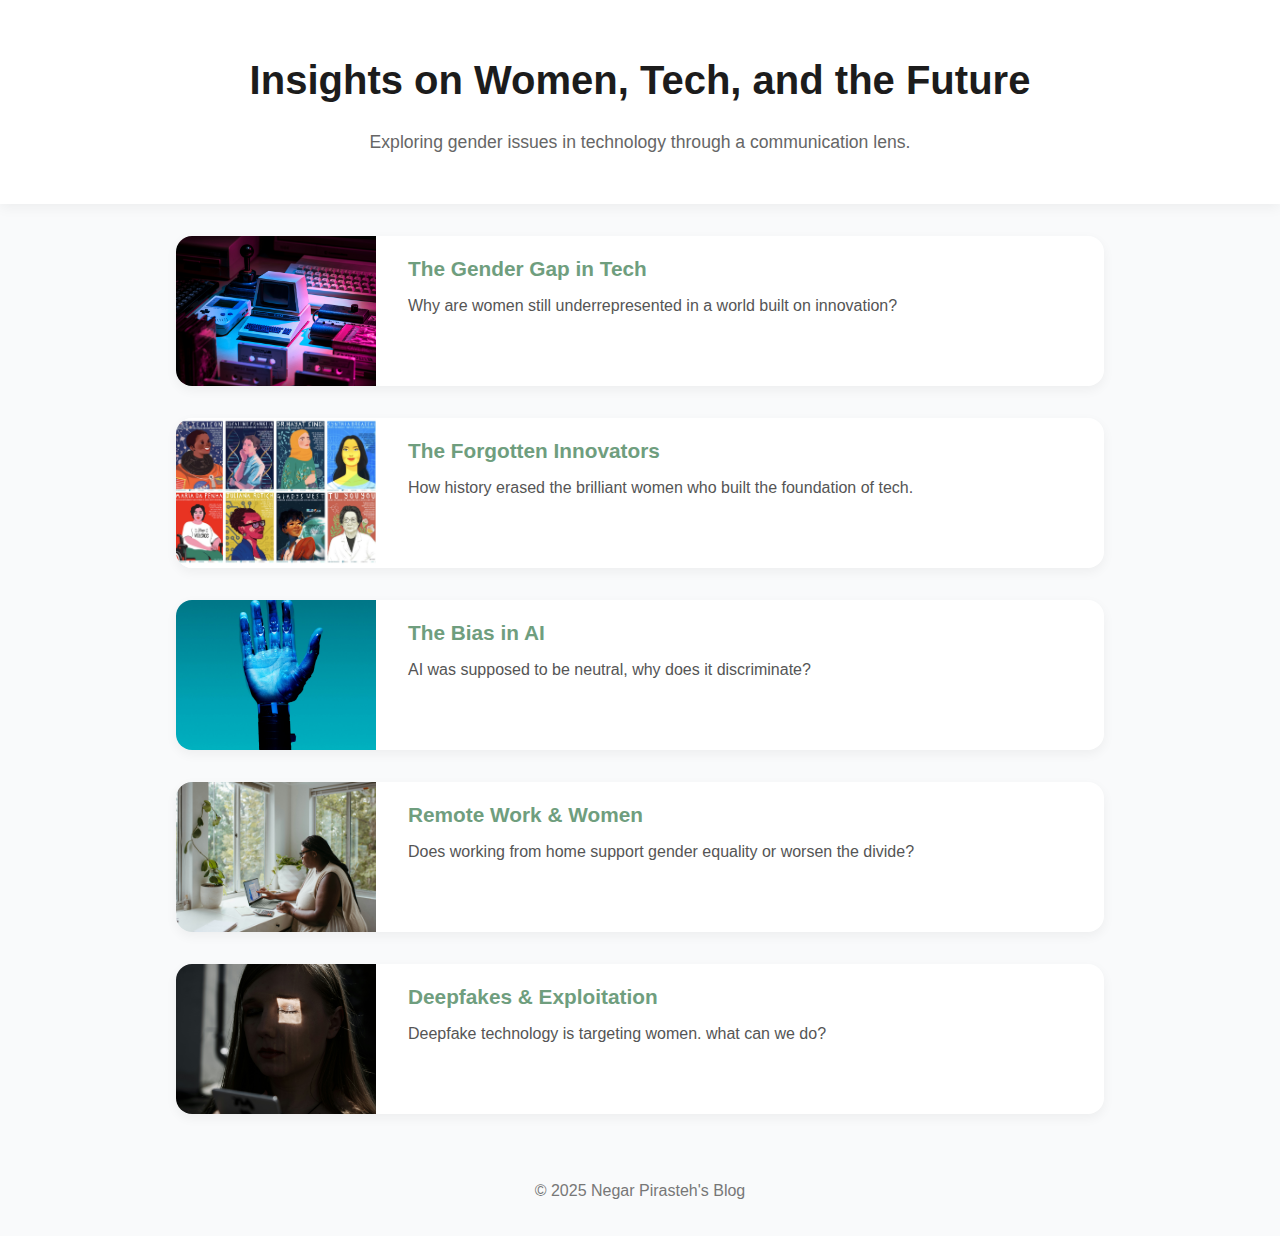
<file: index.html>
<!DOCTYPE html>
<html lang="en">
  <head>
    <meta charset="UTF-8" />
    <meta name="viewport" content="width=device-width, initial-scale=1.0" />
    <title>Negar's Tech Blog</title>
    <link rel="stylesheet" href="styles.css" />
  </head>
  <body>
    <header class="hero">
      <h1>Insights on Women, Tech, and the Future</h1>
      <p>Exploring gender issues in technology through a communication lens.</p>
    </header>

    <main class="blog-list">
      <section class="blog-card">
        <img src="images/blog1.jpg" alt="Blog 1 thumbnail" />
        <div>
          <h2><a href="blog1.html">The Gender Gap in Tech</a></h2>
          <p>
            Why are women still underrepresented in a world built on innovation?
          </p>
        </div>
      </section>

      <section class="blog-card">
        <img src="images/blog2.jpg" alt="Blog 2 thumbnail" />
        <div>
          <h2><a href="blog2.html">The Forgotten Innovators</a></h2>
          <p>
            How history erased the brilliant women who built the foundation of
            tech.
          </p>
        </div>
      </section>

      <section class="blog-card">
        <img src="images/blog3.jpg" alt="Blog 3 thumbnail" />
        <div>
          <h2><a href="blog3.html">The Bias in AI</a></h2>
          <p>AI was supposed to be neutral, why does it discriminate?</p>
        </div>
      </section>

      <section class="blog-card">
        <img src="images/blog4.jpg" alt="Blog 4 thumbnail" />
        <div>
          <h2><a href="blog4.html">Remote Work & Women</a></h2>
          <p>
            Does working from home support gender equality or worsen the divide?
          </p>
        </div>
      </section>

      <section class="blog-card">
        <img src="images/blog5.jpg" alt="Blog 5 thumbnail" />
        <div>
          <h2><a href="blog5.html">Deepfakes & Exploitation</a></h2>
          <p>Deepfake technology is targeting women. what can we do?</p>
        </div>
      </section>
    </main>

    <footer>
      <p>&copy; 2025 Negar Pirasteh's Blog</p>
    </footer>
  </body>
</html>
</file>
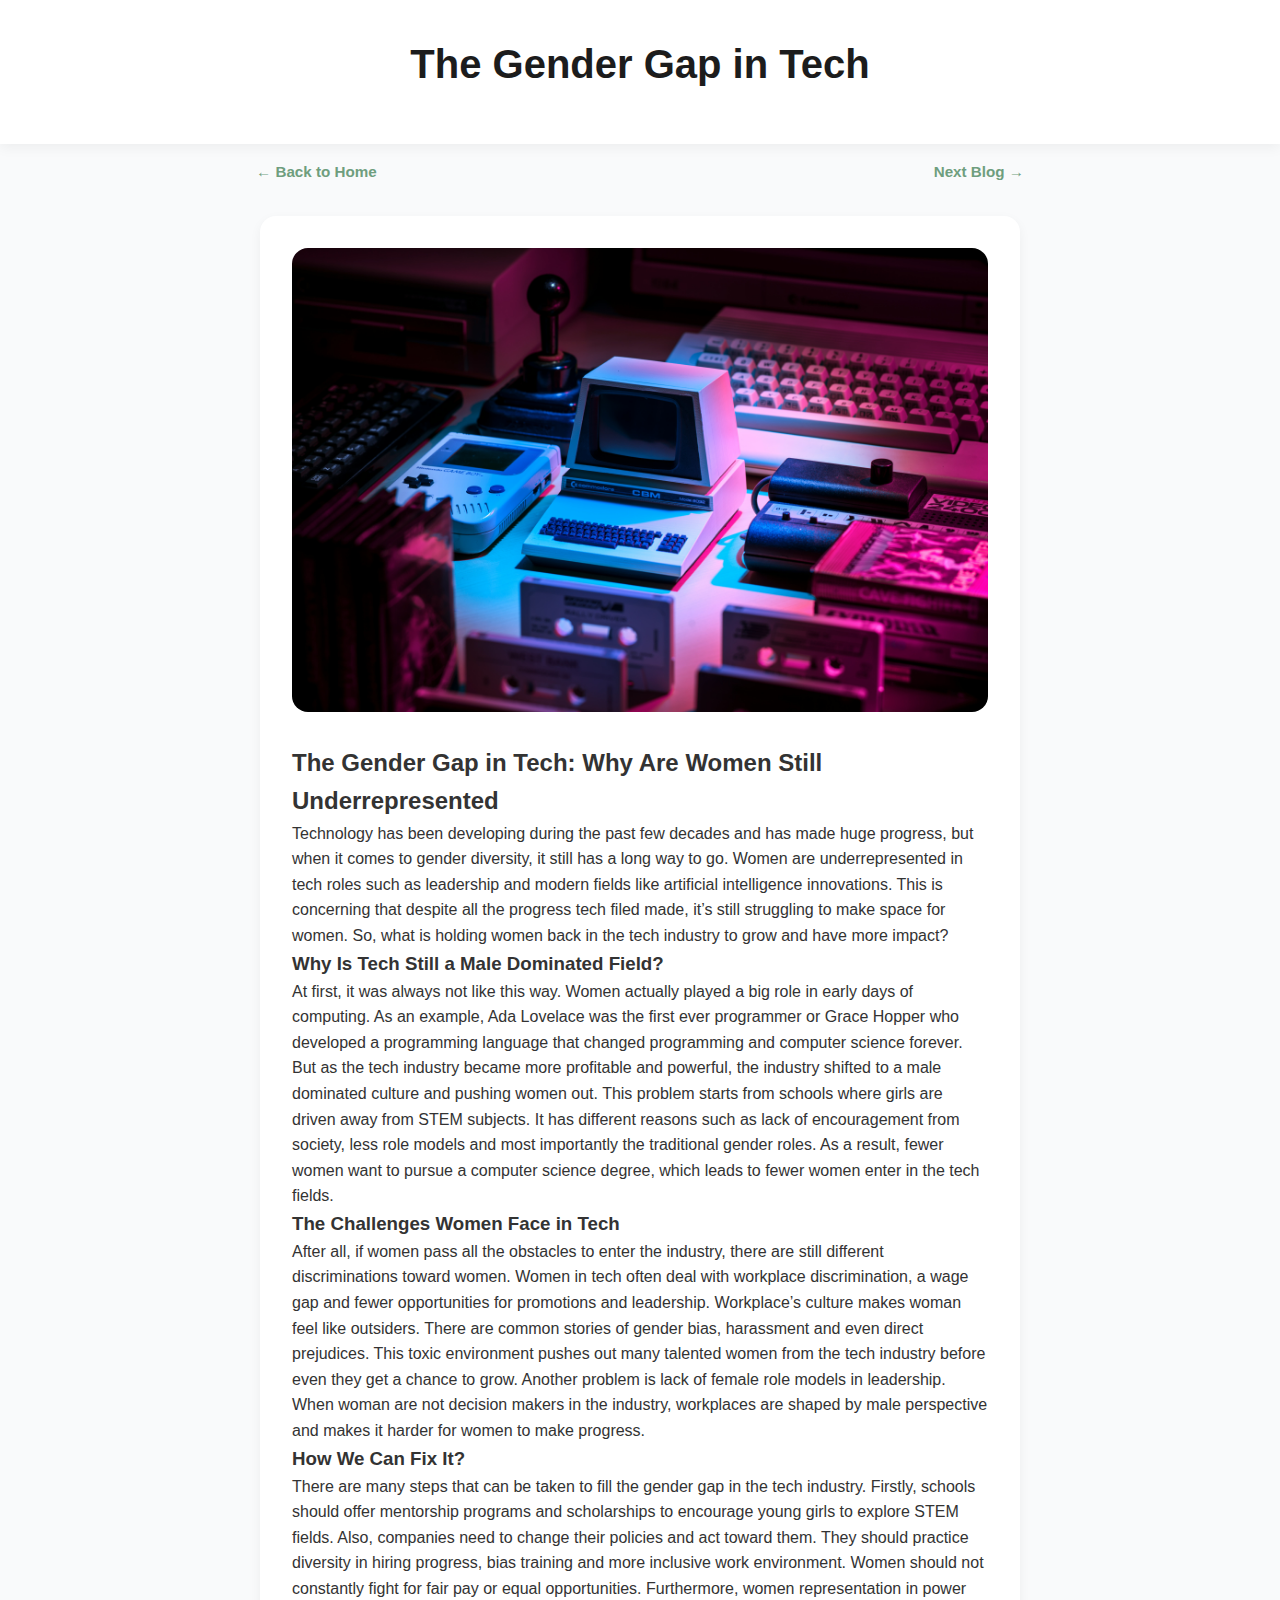
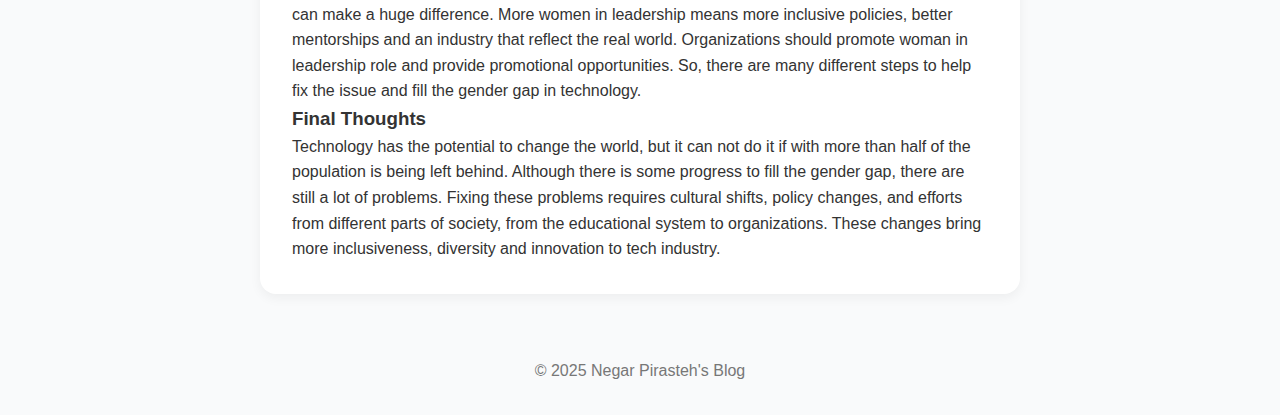
<file: blog1.html>
<!DOCTYPE html>
<html lang="en">
  <head>
    <meta charset="UTF-8" />
    <meta name="viewport" content="width=device-width, initial-scale=1.0" />
    <title>Blog Title</title>
    <link rel="stylesheet" href="styles.css" />
  </head>
  <body>
    <header class="hero small">
      <h1>The Gender Gap in Tech</h1>
    </header>

    <!-- 🔹 Navigation bar added -->
    <nav class="blog-nav">
      <a href="index.html">← Back to Home</a>
      <a href="blog2.html">Next Blog →</a>
    </nav>

    <main class="blog-post">
      <img src="images/blog1.jpg" alt="Cover image for blog 1" />
      <article>
        <h2>The Gender Gap in Tech: Why Are Women Still Underrepresented</h2>
        <p>
          Technology has been developing during the past few decades and has
          made huge progress, but when it comes to gender diversity, it still
          has a long way to go. Women are underrepresented in tech roles such as
          leadership and modern fields like artificial intelligence innovations.
          This is concerning that despite all the progress tech filed made, it’s
          still struggling to make space for women. So, what is holding women
          back in the tech industry to grow and have more impact?
        </p>

        <h3>Why Is Tech Still a Male Dominated Field?</h3>
        <p>
          At first, it was always not like this way. Women actually played a big
          role in early days of computing. As an example, Ada Lovelace was the
          first ever programmer or Grace Hopper who developed a programming
          language that changed programming and computer science forever. But as
          the tech industry became more profitable and powerful, the industry
          shifted to a male dominated culture and pushing women out. This
          problem starts from schools where girls are driven away from STEM
          subjects. It has different reasons such as lack of encouragement from
          society, less role models and most importantly the traditional gender
          roles. As a result, fewer women want to pursue a computer science
          degree, which leads to fewer women enter in the tech fields.
        </p>
        <h3>The Challenges Women Face in Tech</h3>
        <p>
          After all, if women pass all the obstacles to enter the industry,
          there are still different discriminations toward women. Women in tech
          often deal with workplace discrimination, a wage gap and fewer
          opportunities for promotions and leadership. Workplace’s culture makes
          woman feel like outsiders. There are common stories of gender bias,
          harassment and even direct prejudices. This toxic environment pushes
          out many talented women from the tech industry before even they get a
          chance to grow. Another problem is lack of female role models in
          leadership. When woman are not decision makers in the industry,
          workplaces are shaped by male perspective and makes it harder for
          women to make progress.
        </p>
        <h3>How We Can Fix It?</h3>
        <p>
          There are many steps that can be taken to fill the gender gap in the
          tech industry. Firstly, schools should offer mentorship programs and
          scholarships to encourage young girls to explore STEM fields. Also,
          companies need to change their policies and act toward them. They
          should practice diversity in hiring progress, bias training and more
          inclusive work environment. Women should not constantly fight for fair
          pay or equal opportunities. Furthermore, women representation in power
          can make a huge difference. More women in leadership means more
          inclusive policies, better mentorships and an industry that reflect
          the real world. Organizations should promote woman in leadership role
          and provide promotional opportunities. So, there are many different
          steps to help fix the issue and fill the gender gap in technology.
        </p>
        <h3>Final Thoughts</h3>
        <p>
          Technology has the potential to change the world, but it can not do it
          if with more than half of the population is being left behind.
          Although there is some progress to fill the gender gap, there are
          still a lot of problems. Fixing these problems requires cultural
          shifts, policy changes, and efforts from different parts of society,
          from the educational system to organizations. These changes bring more
          inclusiveness, diversity and innovation to tech industry.
        </p>
      </article>
    </main>

    <footer>
      <p>&copy; 2025 Negar Pirasteh's Blog</p>
    </footer>
  </body>
</html>
</file>
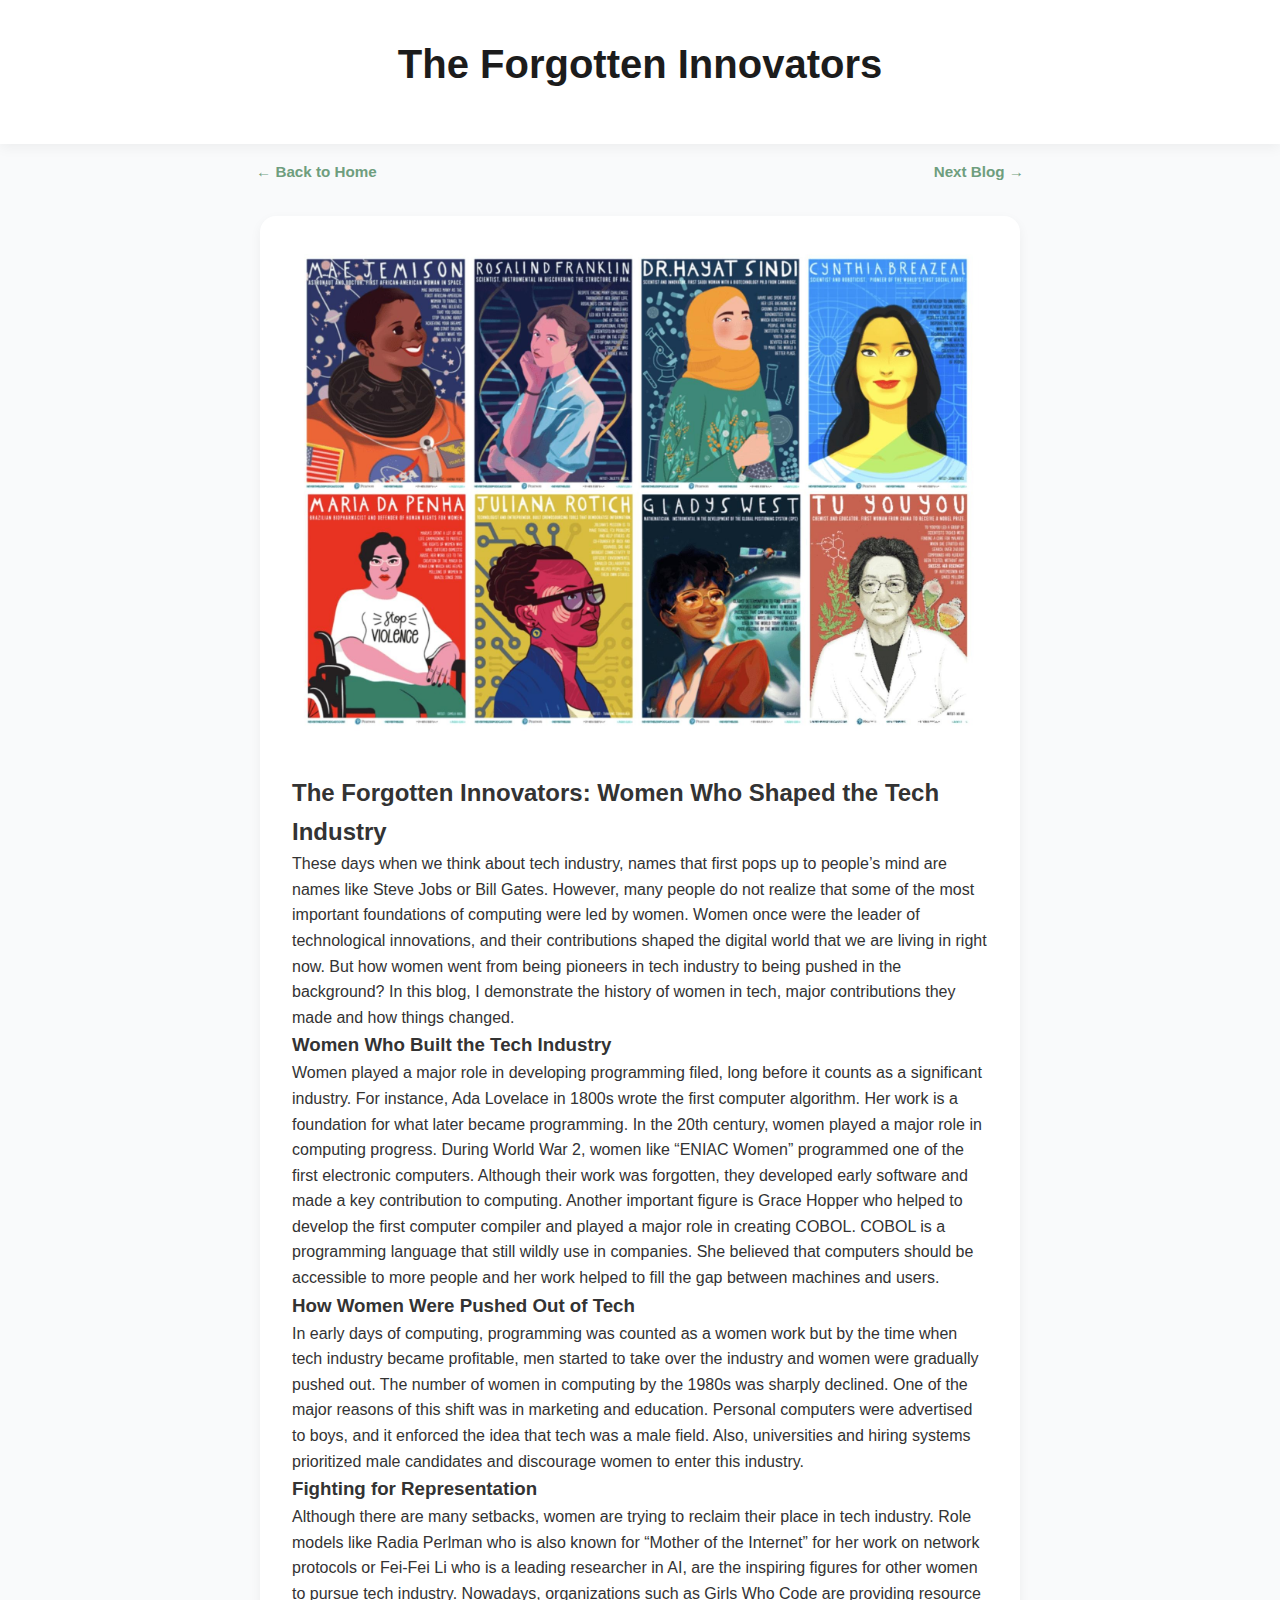
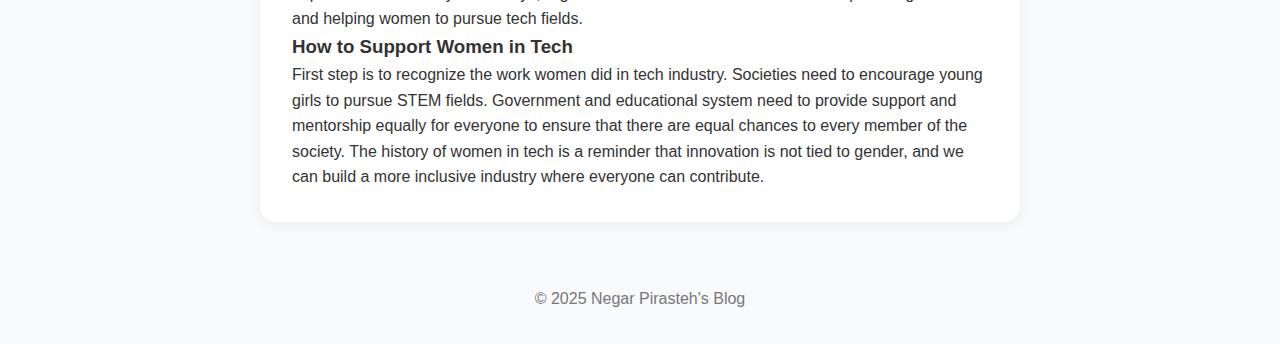
<file: blog2.html>
<!DOCTYPE html>
<html lang="en">
  <head>
    <meta charset="UTF-8" />
    <meta name="viewport" content="width=device-width, initial-scale=1.0" />
    <title>Blog Title</title>
    <link rel="stylesheet" href="styles.css" />
  </head>
  <body>
    <header class="hero small">
      <h1>The Forgotten Innovators</h1>
    </header>

    <!-- 🔹 Navigation bar added -->
    <nav class="blog-nav">
      <a href="index.html">← Back to Home</a>
      <a href="blog3.html">Next Blog →</a>
    </nav>

    <main class="blog-post">
      <img src="images/blog2.jpg" alt="Cover image for blog 2" />
      <article>
        <h2>The Forgotten Innovators: Women Who Shaped the Tech Industry</h2>
        <p>
          These days when we think about tech industry, names that first pops up
          to people’s mind are names like Steve Jobs or Bill Gates. However,
          many people do not realize that some of the most important foundations
          of computing were led by women. Women once were the leader of
          technological innovations, and their contributions shaped the digital
          world that we are living in right now. But how women went from being
          pioneers in tech industry to being pushed in the background? In this
          blog, I demonstrate the history of women in tech, major contributions
          they made and how things changed.
        </p>

        <h3>Women Who Built the Tech Industry</h3>
        <p>
          Women played a major role in developing programming filed, long before
          it counts as a significant industry. For instance, Ada Lovelace in
          1800s wrote the first computer algorithm. Her work is a foundation for
          what later became programming. In the 20th century, women played a
          major role in computing progress. During World War 2, women like
          “ENIAC Women” programmed one of the first electronic computers.
          Although their work was forgotten, they developed early software and
          made a key contribution to computing. Another important figure is
          Grace Hopper who helped to develop the first computer compiler and
          played a major role in creating COBOL. COBOL is a programming language
          that still wildly use in companies. She believed that computers should
          be accessible to more people and her work helped to fill the gap
          between machines and users.
        </p>
        <h3>How Women Were Pushed Out of Tech</h3>
        <p>
          In early days of computing, programming was counted as a women work
          but by the time when tech industry became profitable, men started to
          take over the industry and women were gradually pushed out. The number
          of women in computing by the 1980s was sharply declined. One of the
          major reasons of this shift was in marketing and education. Personal
          computers were advertised to boys, and it enforced the idea that tech
          was a male field. Also, universities and hiring systems prioritized
          male candidates and discourage women to enter this industry.
        </p>
        <h3>Fighting for Representation</h3>
        <p>
          Although there are many setbacks, women are trying to reclaim their
          place in tech industry. Role models like Radia Perlman who is also
          known for “Mother of the Internet” for her work on network protocols
          or Fei-Fei Li who is a leading researcher in AI, are the inspiring
          figures for other women to pursue tech industry. Nowadays,
          organizations such as Girls Who Code are providing resource and
          helping women to pursue tech fields.
        </p>
        <h3>How to Support Women in Tech</h3>
        <p>
          First step is to recognize the work women did in tech industry.
          Societies need to encourage young girls to pursue STEM fields.
          Government and educational system need to provide support and
          mentorship equally for everyone to ensure that there are equal chances
          to every member of the society. The history of women in tech is a
          reminder that innovation is not tied to gender, and we can build a
          more inclusive industry where everyone can contribute.
        </p>
      </article>
    </main>

    <footer>
      <p>&copy; 2025 Negar Pirasteh's Blog</p>
    </footer>
  </body>
</html>
</file>
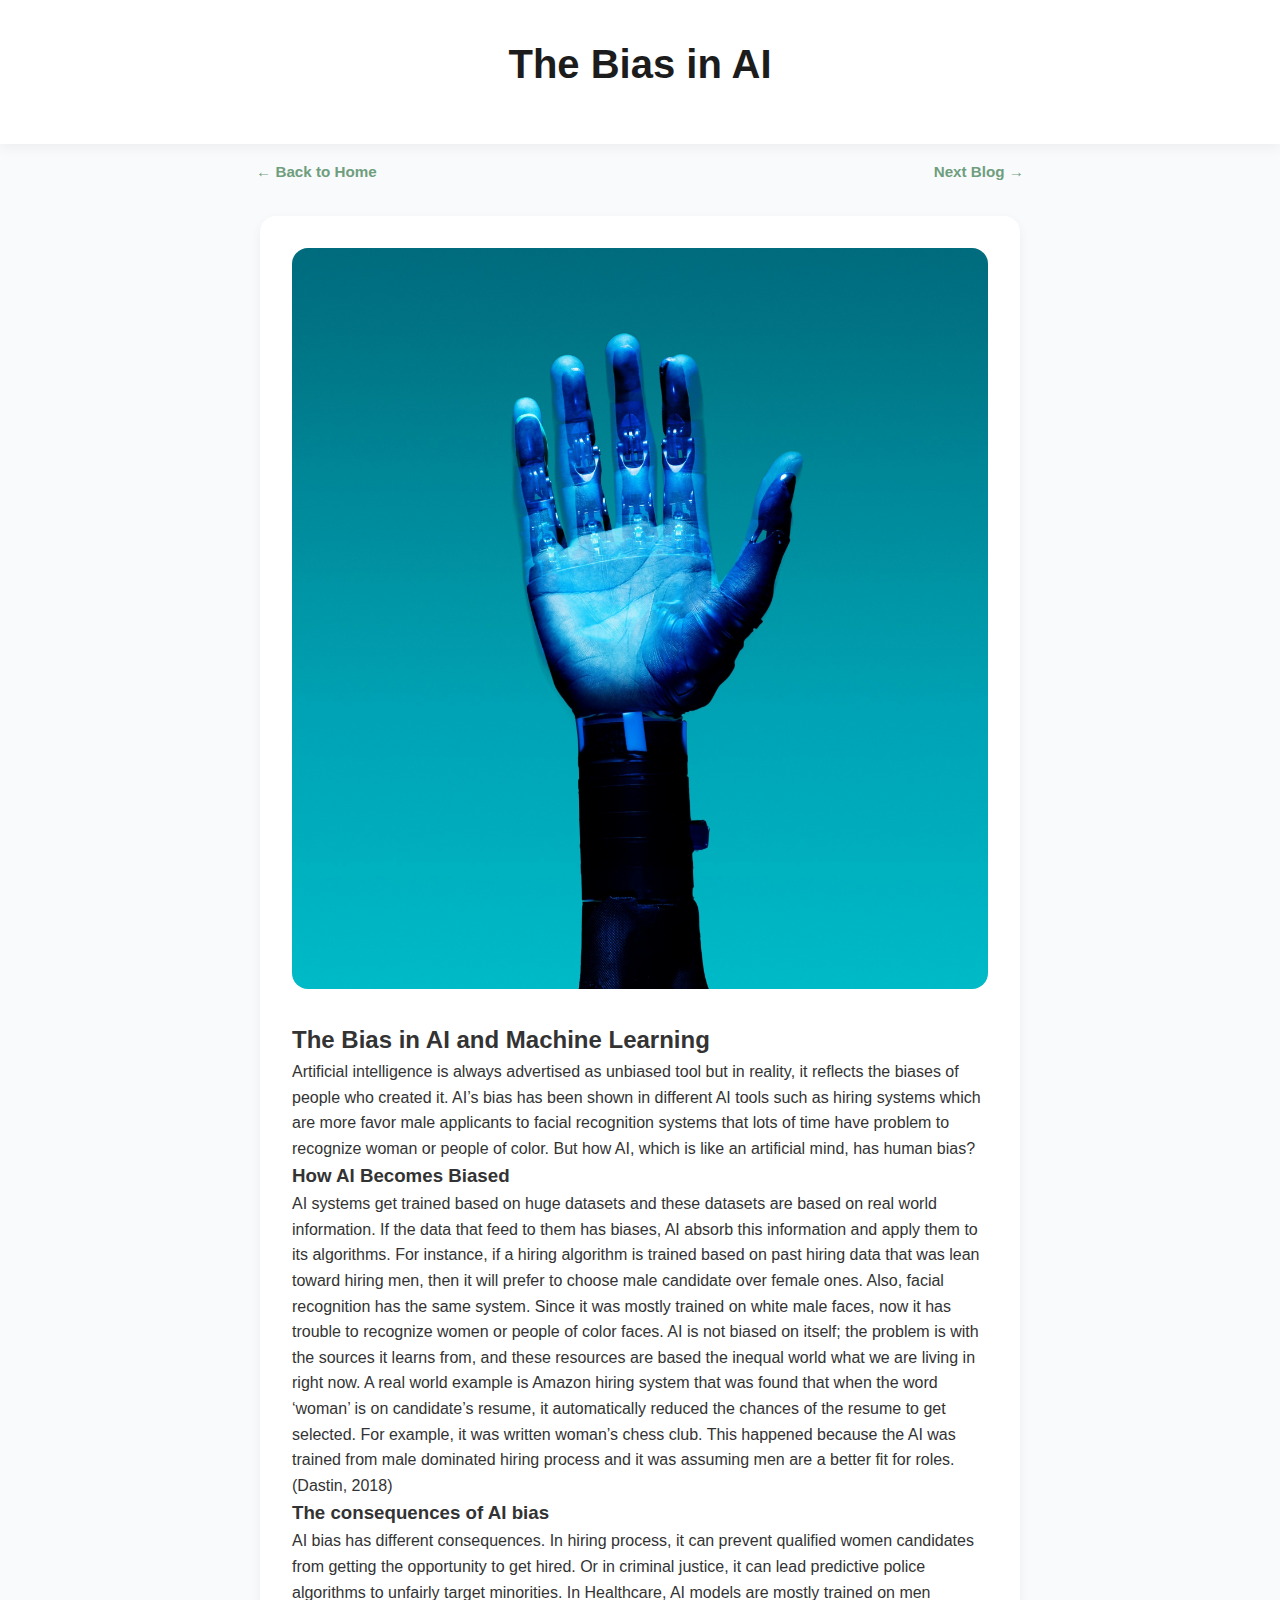
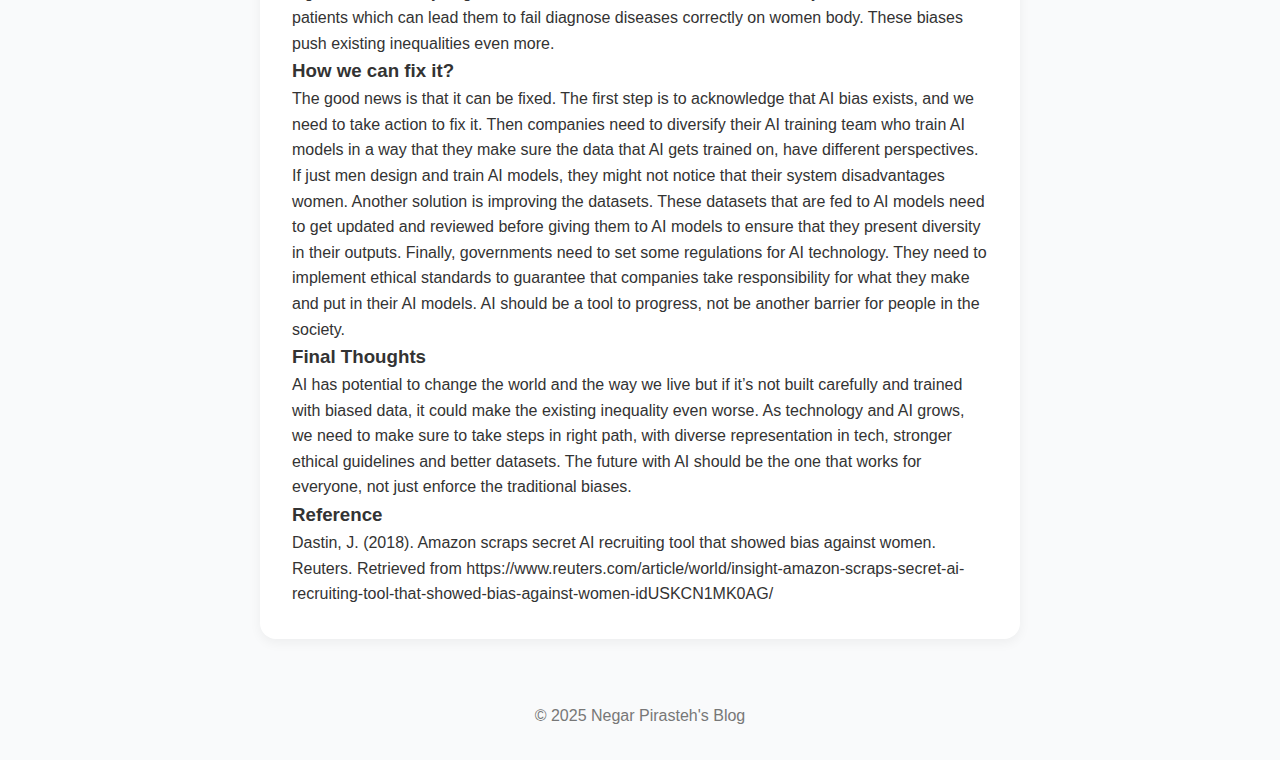
<file: blog3.html>
<!DOCTYPE html>
<html lang="en">
  <head>
    <meta charset="UTF-8" />
    <meta name="viewport" content="width=device-width, initial-scale=1.0" />
    <title>Blog Title</title>
    <link rel="stylesheet" href="styles.css" />
  </head>
  <body>
    <header class="hero small">
      <h1>The Bias in AI</h1>
    </header>

    <!-- 🔹 Navigation bar added -->
    <nav class="blog-nav">
      <a href="index.html">← Back to Home</a>
      <a href="blog4.html">Next Blog →</a>
    </nav>

    <main class="blog-post">
      <img src="images/blog3.jpg" alt="Cover image for blog 3" />
      <article>
        <h2>The Bias in AI and Machine Learning</h2>
        <p>
          Artificial intelligence is always advertised as unbiased tool but in
          reality, it reflects the biases of people who created it. AI’s bias
          has been shown in different AI tools such as hiring systems which are
          more favor male applicants to facial recognition systems that lots of
          time have problem to recognize woman or people of color. But how AI,
          which is like an artificial mind, has human bias?
        </p>

        <h3>How AI Becomes Biased</h3>
        <p>
          AI systems get trained based on huge datasets and these datasets are
          based on real world information. If the data that feed to them has
          biases, AI absorb this information and apply them to its algorithms.
          For instance, if a hiring algorithm is trained based on past hiring
          data that was lean toward hiring men, then it will prefer to choose
          male candidate over female ones. Also, facial recognition has the same
          system. Since it was mostly trained on white male faces, now it has
          trouble to recognize women or people of color faces. AI is not biased
          on itself; the problem is with the sources it learns from, and these
          resources are based the inequal world what we are living in right now.
          A real world example is Amazon hiring system that was found that when
          the word ‘woman’ is on candidate’s resume, it automatically reduced
          the chances of the resume to get selected. For example, it was written
          woman’s chess club. This happened because the AI was trained from male
          dominated hiring process and it was assuming men are a better fit for
          roles. (Dastin, 2018)
        </p>
        <h3>The consequences of AI bias</h3>
        <p>
          AI bias has different consequences. In hiring process, it can prevent
          qualified women candidates from getting the opportunity to get hired.
          Or in criminal justice, it can lead predictive police algorithms to
          unfairly target minorities. In Healthcare, AI models are mostly
          trained on men patients which can lead them to fail diagnose diseases
          correctly on women body. These biases push existing inequalities even
          more.
        </p>
        <h3>How we can fix it?</h3>
        <p>
          The good news is that it can be fixed. The first step is to
          acknowledge that AI bias exists, and we need to take action to fix it.
          Then companies need to diversify their AI training team who train AI
          models in a way that they make sure the data that AI gets trained on,
          have different perspectives. If just men design and train AI models,
          they might not notice that their system disadvantages women. Another
          solution is improving the datasets. These datasets that are fed to AI
          models need to get updated and reviewed before giving them to AI
          models to ensure that they present diversity in their outputs.
          Finally, governments need to set some regulations for AI technology.
          They need to implement ethical standards to guarantee that companies
          take responsibility for what they make and put in their AI models. AI
          should be a tool to progress, not be another barrier for people in the
          society.
        </p>
        <h3>Final Thoughts</h3>
        <p>
          AI has potential to change the world and the way we live but if it’s
          not built carefully and trained with biased data, it could make the
          existing inequality even worse. As technology and AI grows, we need to
          make sure to take steps in right path, with diverse representation in
          tech, stronger ethical guidelines and better datasets. The future with
          AI should be the one that works for everyone, not just enforce the
          traditional biases.
        </p>
        <h3>Reference</h3>
        <p>
          Dastin, J. (2018). Amazon scraps secret AI recruiting tool that showed
          bias against women. Reuters. Retrieved from
          https://www.reuters.com/article/world/insight-amazon-scraps-secret-ai-recruiting-tool-that-showed-bias-against-women-idUSKCN1MK0AG/
        </p>
      </article>
    </main>

    <footer>
      <p>&copy; 2025 Negar Pirasteh's Blog</p>
    </footer>
  </body>
</html>
</file>
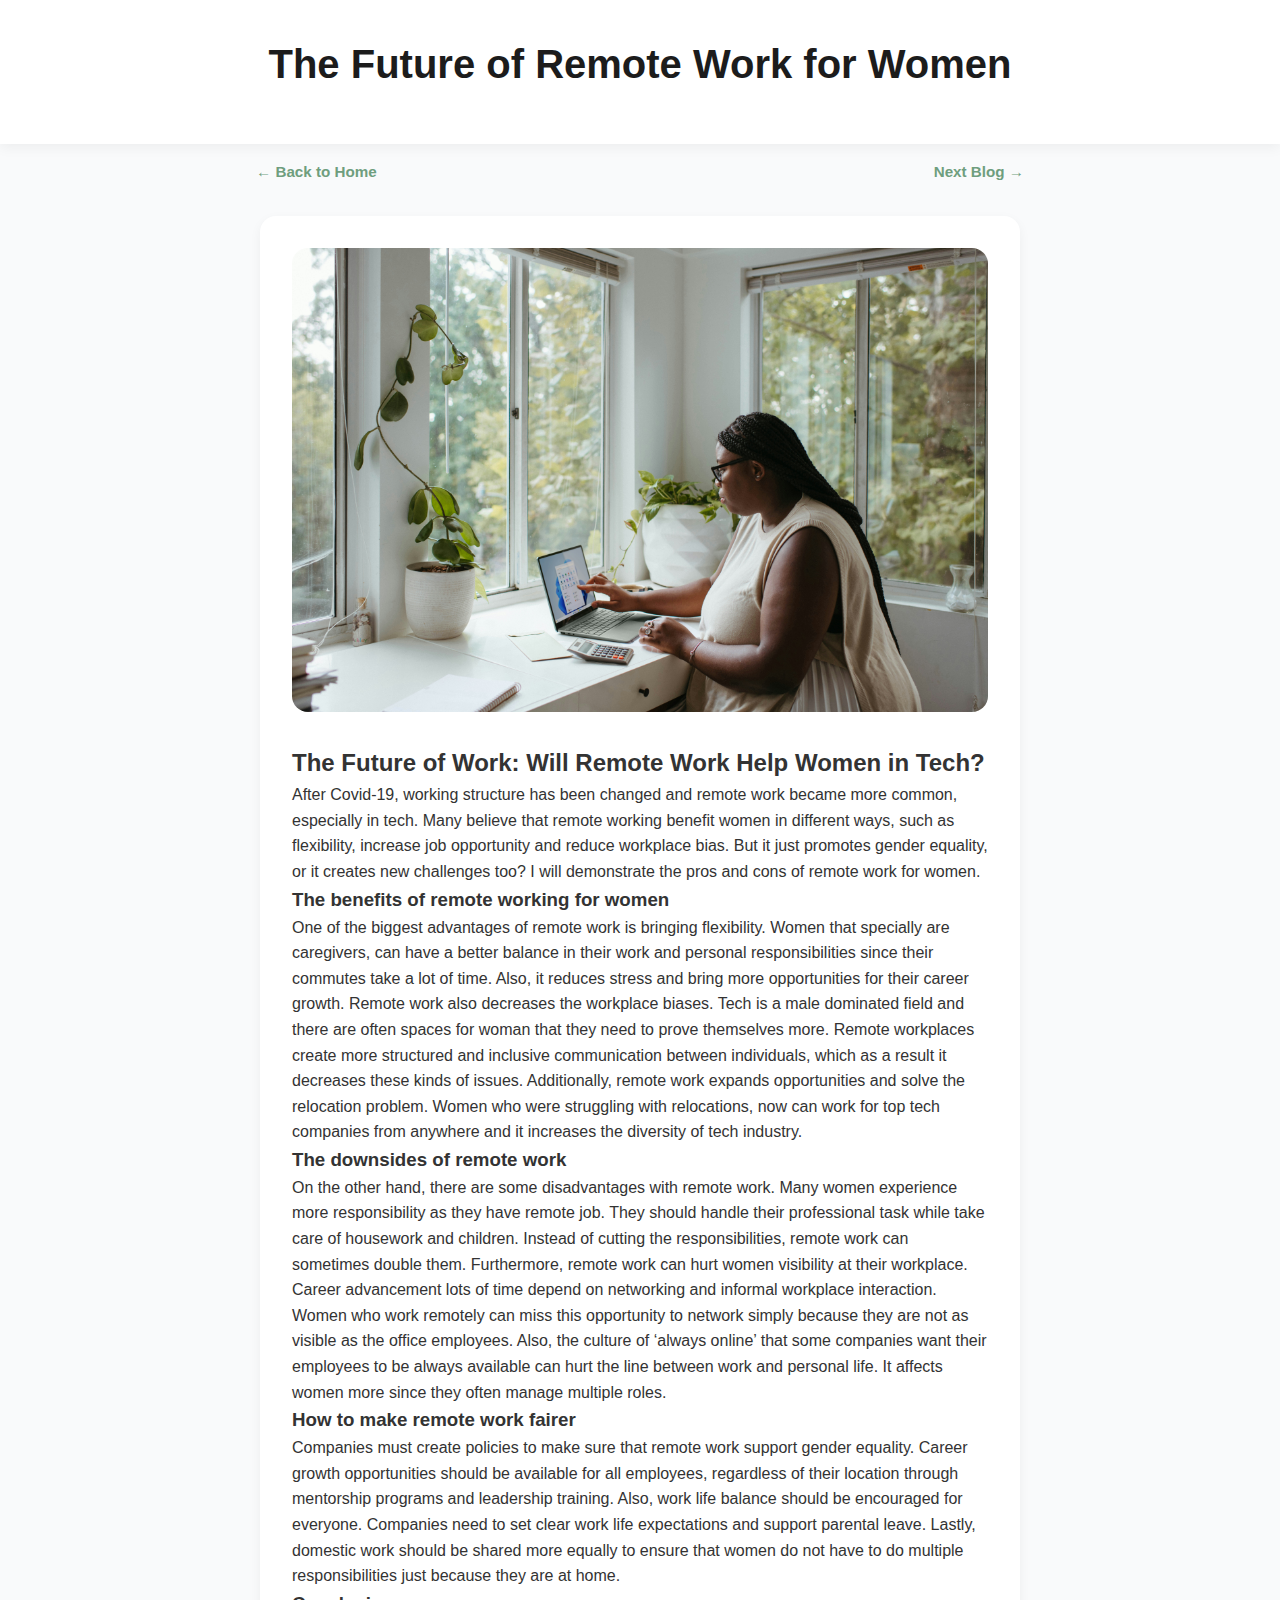
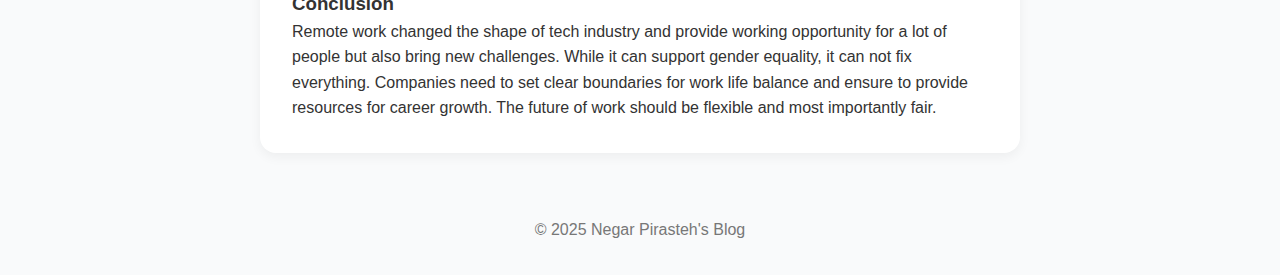
<file: blog4.html>
<!DOCTYPE html>
<html lang="en">
  <head>
    <meta charset="UTF-8" />
    <meta name="viewport" content="width=device-width, initial-scale=1.0" />
    <title>Blog Title</title>
    <link rel="stylesheet" href="styles.css" />
  </head>
  <body>
    <header class="hero small">
      <h1>The Future of Remote Work for Women</h1>
    </header>

    <!-- 🔹 Navigation bar added -->
    <nav class="blog-nav">
      <a href="index.html">← Back to Home</a>
      <a href="blog5.html">Next Blog →</a>
    </nav>

    <main class="blog-post">
      <img src="images/blog4.jpg" alt="Cover image for blog 4" />
      <article>
        <h2>The Future of Work: Will Remote Work Help Women in Tech?</h2>
        <p>
          After Covid-19, working structure has been changed and remote work
          became more common, especially in tech. Many believe that remote
          working benefit women in different ways, such as flexibility, increase
          job opportunity and reduce workplace bias. But it just promotes gender
          equality, or it creates new challenges too? I will demonstrate the
          pros and cons of remote work for women.
        </p>

        <h3>The benefits of remote working for women</h3>
        <p>
          One of the biggest advantages of remote work is bringing flexibility.
          Women that specially are caregivers, can have a better balance in
          their work and personal responsibilities since their commutes take a
          lot of time. Also, it reduces stress and bring more opportunities for
          their career growth. Remote work also decreases the workplace biases.
          Tech is a male dominated field and there are often spaces for woman
          that they need to prove themselves more. Remote workplaces create more
          structured and inclusive communication between individuals, which as a
          result it decreases these kinds of issues. Additionally, remote work
          expands opportunities and solve the relocation problem. Women who were
          struggling with relocations, now can work for top tech companies from
          anywhere and it increases the diversity of tech industry.
        </p>
        <h3>The downsides of remote work</h3>
        <p>
          On the other hand, there are some disadvantages with remote work. Many
          women experience more responsibility as they have remote job. They
          should handle their professional task while take care of housework and
          children. Instead of cutting the responsibilities, remote work can
          sometimes double them. Furthermore, remote work can hurt women
          visibility at their workplace. Career advancement lots of time depend
          on networking and informal workplace interaction. Women who work
          remotely can miss this opportunity to network simply because they are
          not as visible as the office employees. Also, the culture of ‘always
          online’ that some companies want their employees to be always
          available can hurt the line between work and personal life. It affects
          women more since they often manage multiple roles.
        </p>
        <h3>How to make remote work fairer</h3>
        <p>
          Companies must create policies to make sure that remote work support
          gender equality. Career growth opportunities should be available for
          all employees, regardless of their location through mentorship
          programs and leadership training. Also, work life balance should be
          encouraged for everyone. Companies need to set clear work life
          expectations and support parental leave. Lastly, domestic work should
          be shared more equally to ensure that women do not have to do multiple
          responsibilities just because they are at home.
        </p>
        <h3>Conclusion</h3>
        <p>
          Remote work changed the shape of tech industry and provide working
          opportunity for a lot of people but also bring new challenges. While
          it can support gender equality, it can not fix everything. Companies
          need to set clear boundaries for work life balance and ensure to
          provide resources for career growth. The future of work should be
          flexible and most importantly fair.
        </p>
      </article>
    </main>

    <footer>
      <p>&copy; 2025 Negar Pirasteh's Blog</p>
    </footer>
  </body>
</html>
</file>
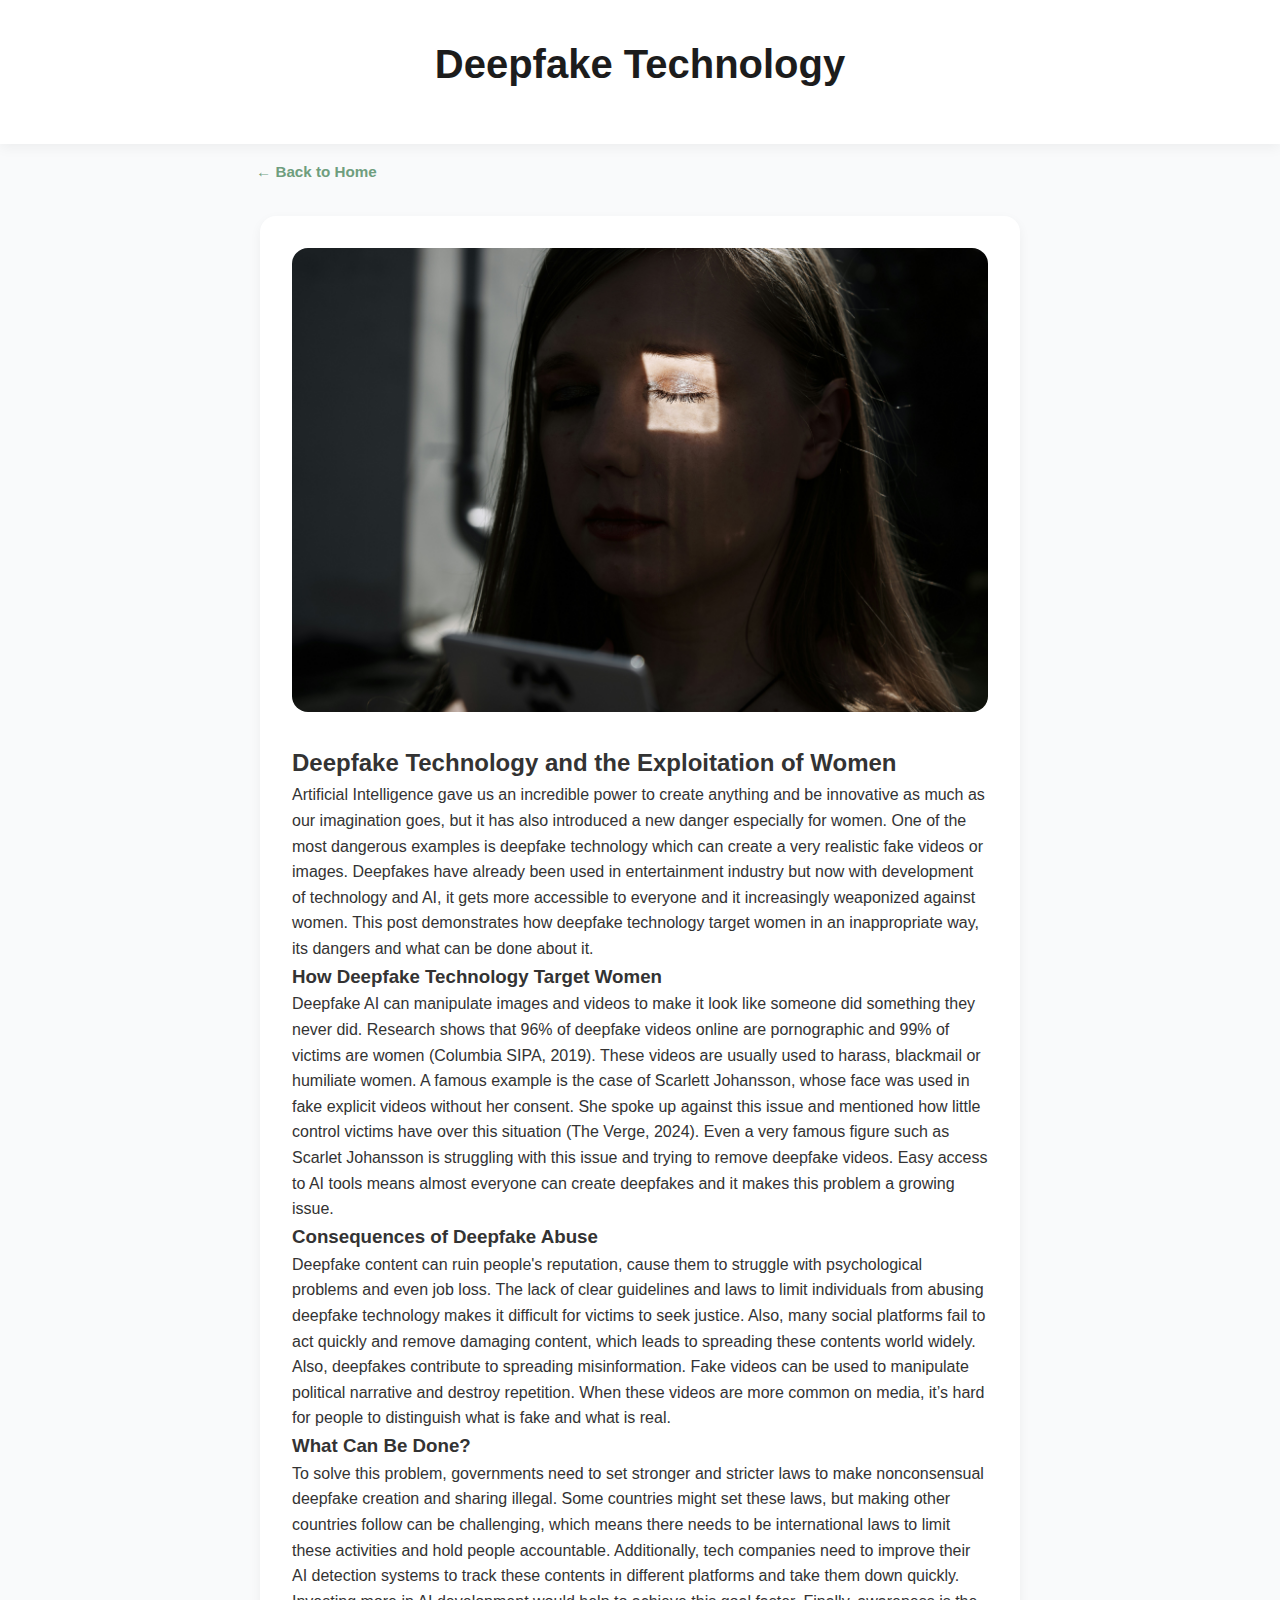
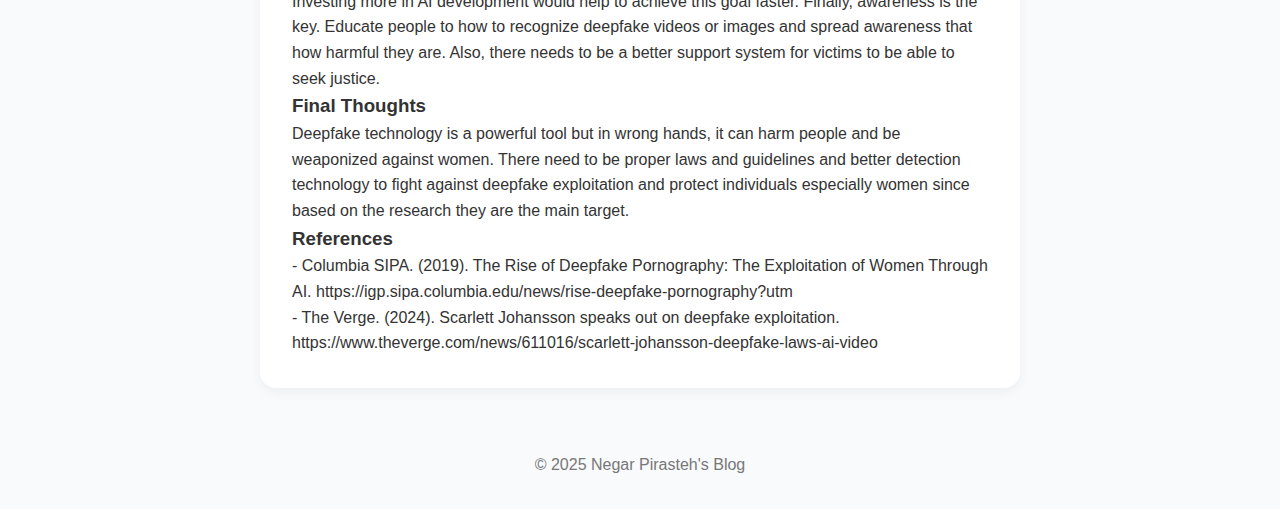
<file: blog5.html>
<!DOCTYPE html>
<html lang="en">
  <head>
    <meta charset="UTF-8" />
    <meta name="viewport" content="width=device-width, initial-scale=1.0" />
    <title>Blog Title</title>
    <link rel="stylesheet" href="styles.css" />
  </head>
  <body>
    <header class="hero small">
      <h1>Deepfake Technology</h1>
    </header>

    <!-- 🔹 Navigation bar added -->
    <nav class="blog-nav">
      <a href="index.html">← Back to Home</a>
    </nav>

    <main class="blog-post">
      <img src="images/blog5.jpg" alt="Cover image for blog 4" />
      <article>
        <h2>Deepfake Technology and the Exploitation of Women</h2>
        <p>
          Artificial Intelligence gave us an incredible power to create anything
          and be innovative as much as our imagination goes, but it has also
          introduced a new danger especially for women. One of the most
          dangerous examples is deepfake technology which can create a very
          realistic fake videos or images. Deepfakes have already been used in
          entertainment industry but now with development of technology and AI,
          it gets more accessible to everyone and it increasingly weaponized
          against women. This post demonstrates how deepfake technology target
          women in an inappropriate way, its dangers and what can be done about
          it.
        </p>

        <h3>How Deepfake Technology Target Women</h3>
        <p>
          Deepfake AI can manipulate images and videos to make it look like
          someone did something they never did. Research shows that 96% of
          deepfake videos online are pornographic and 99% of victims are women
          (Columbia SIPA, 2019). These videos are usually used to harass,
          blackmail or humiliate women. A famous example is the case of Scarlett
          Johansson, whose face was used in fake explicit videos without her
          consent. She spoke up against this issue and mentioned how little
          control victims have over this situation (The Verge, 2024). Even a
          very famous figure such as Scarlet Johansson is struggling with this
          issue and trying to remove deepfake videos. Easy access to AI tools
          means almost everyone can create deepfakes and it makes this problem a
          growing issue.
        </p>
        <h3>Consequences of Deepfake Abuse</h3>
        <p>
          Deepfake content can ruin people's reputation, cause them to struggle
          with psychological problems and even job loss. The lack of clear
          guidelines and laws to limit individuals from abusing deepfake
          technology makes it difficult for victims to seek justice. Also, many
          social platforms fail to act quickly and remove damaging content,
          which leads to spreading these contents world widely. Also, deepfakes
          contribute to spreading misinformation. Fake videos can be used to
          manipulate political narrative and destroy repetition. When these
          videos are more common on media, it’s hard for people to distinguish
          what is fake and what is real.
        </p>
        <h3>What Can Be Done?</h3>
        <p>
          To solve this problem, governments need to set stronger and stricter
          laws to make nonconsensual deepfake creation and sharing illegal. Some
          countries might set these laws, but making other countries follow can
          be challenging, which means there needs to be international laws to
          limit these activities and hold people accountable. Additionally, tech
          companies need to improve their AI detection systems to track these
          contents in different platforms and take them down quickly. Investing
          more in AI development would help to achieve this goal faster.
          Finally, awareness is the key. Educate people to how to recognize
          deepfake videos or images and spread awareness that how harmful they
          are. Also, there needs to be a better support system for victims to be
          able to seek justice.
        </p>
        <h3>Final Thoughts</h3>
        <p>
          Deepfake technology is a powerful tool but in wrong hands, it can harm
          people and be weaponized against women. There need to be proper laws
          and guidelines and better detection technology to fight against
          deepfake exploitation and protect individuals especially women since
          based on the research they are the main target.
        </p>
        <h3>References</h3>
        <p>
          - Columbia SIPA. (2019). The Rise of Deepfake Pornography: The
          Exploitation of Women Through AI.
          https://igp.sipa.columbia.edu/news/rise-deepfake-pornography?utm
        </p>
        <p>
          - The Verge. (2024). Scarlett Johansson speaks out on deepfake
          exploitation.
          https://www.theverge.com/news/611016/scarlett-johansson-deepfake-laws-ai-video
        </p>
      </article>
    </main>

    <footer>
      <p>&copy; 2025 Negar Pirasteh's Blog</p>
    </footer>
  </body>
</html>
</file>
<file: styles.css>
:root {
    --bg: #f9fafb;
    --primary: #1c1c1c;
    --accent: #6f9e7e;
    --white: #fff;
    --text: #333;
    --radius: 16px;
    --shadow: 0 4px 12px rgba(0, 0, 0, 0.05);
  }
  
  * {
    box-sizing: border-box;
    margin: 0;
    padding: 0;
  }
  
  body {
    background: var(--bg);
    font-family: 'Segoe UI', sans-serif;
    color: var(--text);
    line-height: 1.6;
  }
  
  .hero {
    background: var(--white);
    padding: 3rem 2rem;
    text-align: center;
    box-shadow: var(--shadow);
  }
  
  .hero.small {
    padding: 2rem 1rem;
  }
  
  .hero h1 {
    font-size: 2.5rem;
    color: var(--primary);
    margin-bottom: 1rem;
  }
  
  .hero p {
    color: #666;
    font-size: 1.1rem;
  }
  
  .blog-list {
    max-width: 960px;
    margin: 2rem auto;
    padding: 0 1rem;
  }
  
  .blog-card {
    background: var(--white);
    border-radius: var(--radius);
    box-shadow: var(--shadow);
    display: flex;
    gap: 1rem;
    margin-bottom: 2rem;
    overflow: hidden;
  }
  
  .blog-card img {
    width: 200px;
    object-fit: cover;
    height: 150px;
  }
  
  .blog-card div {
    padding: 1rem;
  }
  
  .blog-card h2 {
    font-size: 1.3rem;
    margin-bottom: 0.5rem;
  }
  
  .blog-card a {
    text-decoration: none;
    color: var(--accent);
  }
  
  .blog-card p {
    color: #555;
  }
  
  .blog-post {
    max-width: 760px;
    margin: 2rem auto;
    background: var(--white);
    padding: 2rem;
    border-radius: var(--radius);
    box-shadow: var(--shadow);
  }
  
  .blog-post img {
    width: 100%;
    border-radius: var(--radius);
    margin-bottom: 1.5rem;
  }
  
  footer {
    text-align: center;
    padding: 2rem 0;
    color: #777;
  }
  

  .blog-nav {
    max-width: 800px;
    margin: 1rem auto;
    padding: 0 1rem;
    display: flex;
    justify-content: space-between;
    align-items: center;
  }
  
  .blog-nav a {
    color: var(--accent);
    text-decoration: none;
    font-weight: bold;
    font-size: 0.95rem;
    transition: color 0.2s;
  }
  
  .blog-nav a:hover {
    color: #444;
  }
</file>
